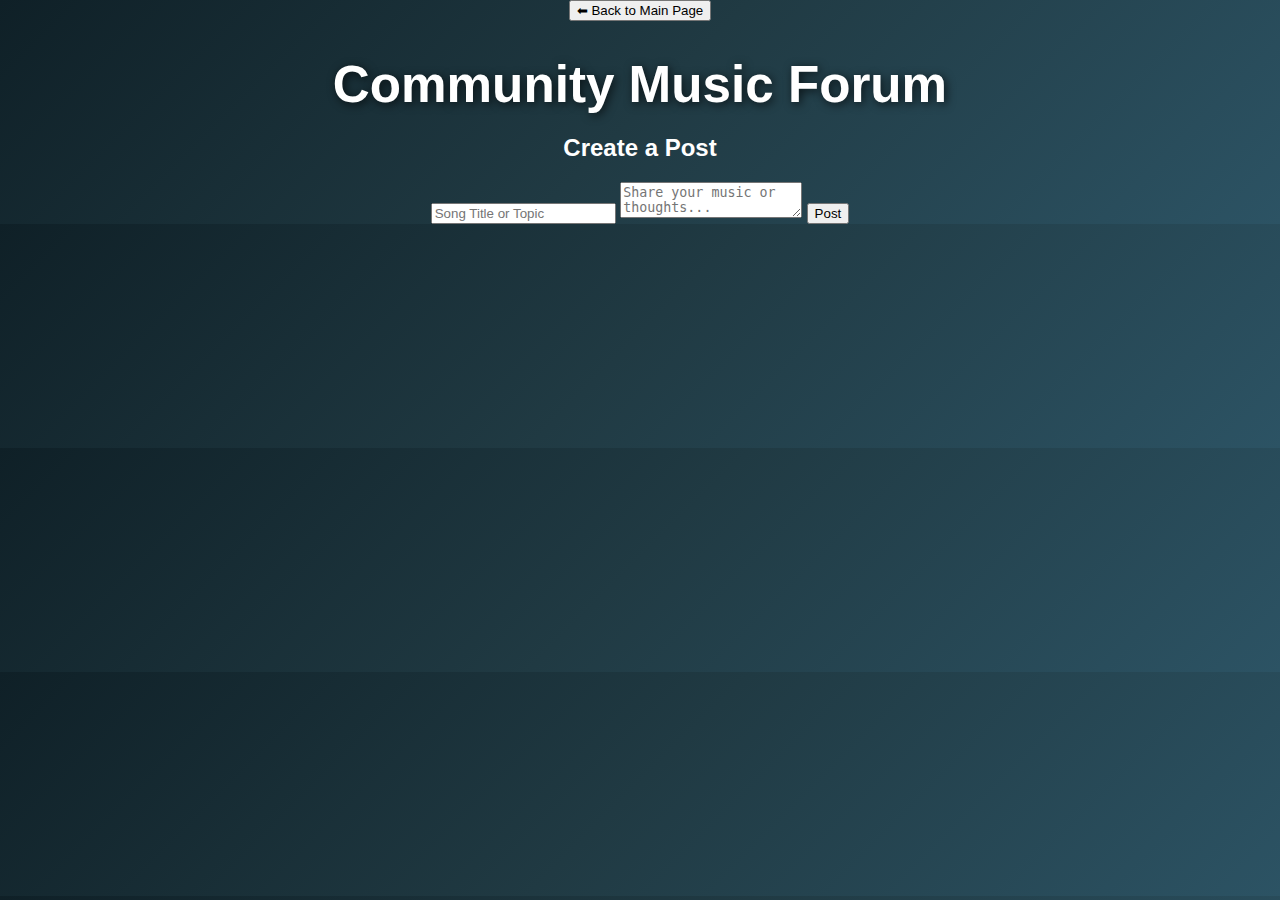
<file: forum.html>
<!DOCTYPE html>
<html>
<head>
    <title>Community Forum</title>
    <link rel="stylesheet" href="style.css">
</head>
<body>

<button onclick="window.location.href='index.html'" class="back-btn">⬅ Back to Main Page</button>

<h1>Community Music Forum</h1>

<div class="forum-post-box">
    <h2>Create a Post</h2>
    <input type="text" id="postTitle" placeholder="Song Title or Topic">
    <textarea id="postContent" placeholder="Share your music or thoughts..."></textarea>
    <button onclick="createPost()">Post</button>
</div>

<div id="postsContainer"></div>

<script>
function createPost() {
    let title = document.getElementById("postTitle").value.trim();
    let content = document.getElementById("postContent").value.trim();

    if (title === "" || content === "") return;

    let postDiv = document.createElement("div");
    postDiv.classList.add("forum-post");

    postDiv.innerHTML = `
        <h3>${title}</h3>
        <p>${content}</p>

        <div class="stars"></div>
        <p class="rating-text">No ratings yet</p>

        <textarea placeholder="Reply..."></textarea>
        <button onclick="addComment(this)">Reply</button>
        <div class="comments"></div>
    `;

    document.getElementById("postsContainer").prepend(postDiv);

    createStars(postDiv.querySelector(".stars"));

    document.getElementById("postTitle").value = "";
    document.getElementById("postContent").value = "";
}

function createStars(container) {
    for (let i = 1; i <= 5; i++) {
        let star = document.createElement("span");
        star.innerHTML = "★";
        star.classList.add("star");
        star.onclick = function () {
            let ratingText = container.parentElement.querySelector(".rating-text");
            ratingText.innerText = "Rating: " + i + " / 5";
            highlightStars(container, i);
        };
        container.appendChild(star);
    }
}

function highlightStars(container, rating) {
    let stars = container.querySelectorAll(".star");
    stars.forEach((star, index) => {
        star.style.color = index < rating ? "gold" : "gray";
    });
}

function addComment(button) {
    let textarea = button.previousElementSibling;
    let text = textarea.value.trim();
    if (text === "") return;

    let comment = document.createElement("p");
    comment.innerText = text;
    button.nextElementSibling.appendChild(comment);
    textarea.value = "";
}
</script>

</body>
</html>
</file>
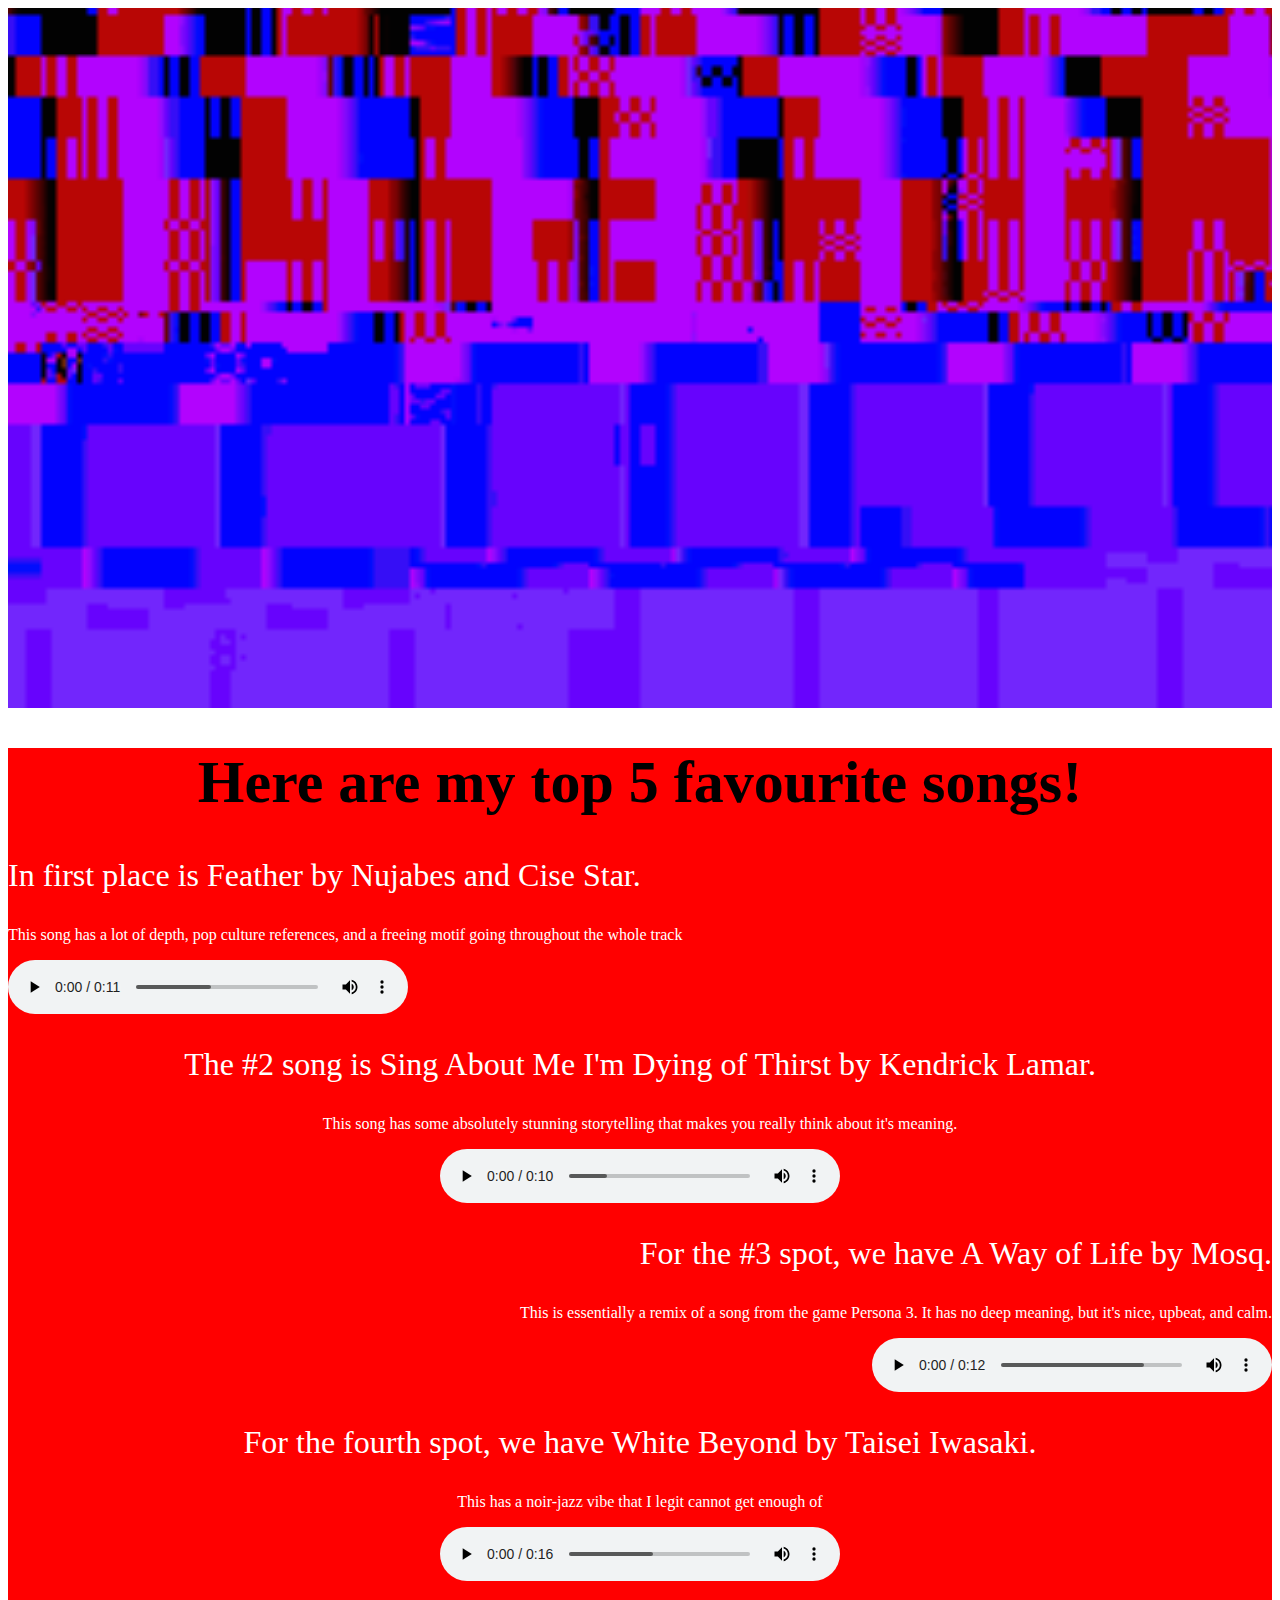
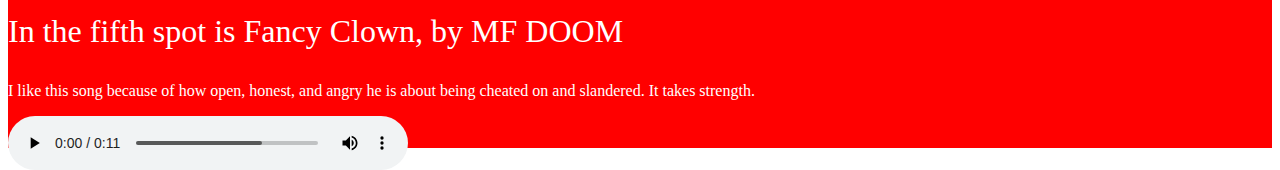
<file: john.html>
<!DOCTYPE html>
<html>
<head>
<meta name="viewport" content="width=device-width, initial-scale=1">
<style>
        .parallax {
            background-image: url("assets/Background.gif");
            min-height: 700px; 
            background-attachment: fixed;
            background-position: center;
            background-repeat: no-repeat;
            background-size: cover;
        }
        .title  {
            font-size: 60px;
            font-family: 'Comic Sans', serif;
            text-align: center;
            color: black;
        }
        .big-text-left {
            font-size: 32px;
            text-align: left;
            color: white;
        }
        .small-text-left {
            font-size: 16px;
            text-align: left;
            color: white;
        }
        .big-text-center {
            font-size: 32px;
            text-align: center;
            color: white;
        }
        .small-text-center {
            font-size: 16px;
            text-align: center;
            color: white;
        }
        .big-text-right {
            font-size: 32px;
            text-align: right;
            color: white;
        }
        .small-text-right {
            font-size: 16px;
            text-align: right;
            color: white;
        }
        .audio-container-center {
            display: flex;
            justify-content: center;
            gap: 20px;
            margin-top: 10px;
        }
        .audio-container-left {
            display: flex;
            justify-content: left;
            gap: 20px;
            margin-top: 10px;
        }
        .audio-container-right {
            display: flex;
            justify-content: right;
            gap: 20px;
            margin-top: 10px;
        }
        audio {
            width: 100%;  /* This can be customized based on desired size */
            max-width: 400px;  /* Max width for the audio player */
        }

</style>
</head>
<body>
<div class="parallax"></div>
<div style="height:1000px;background-color:red;font-size:36px">
<h1 class="title"> Here are my top 5 favourite songs! </h1>

        <p class="big-text-left"> In first place is Feather by Nujabes and Cise Star.</p>
            <p class="small-text-left"> This song has a lot of depth, pop culture references, and a freeing motif going throughout the whole track</p> 
        <div class="audio-container-left">
            <audio controls>
                <source src="assets/Feather.mp3" type="audio/mpeg">
                Your browser does not support the audio element.
            </audio>
        </div>
        <p class="big-text-center"> The #2 song is Sing About Me I'm Dying of Thirst by Kendrick Lamar.</p>
            <p class="small-text-center"> This song has some absolutely stunning storytelling that makes you really think about it's meaning.</p>
         <div class="audio-container-center">
            <audio controls>
                <source src="assets/Sing About Me.mp3" type="audio/mpeg">
                Your browser does not support the audio element.
            </audio>
        </div>
        <p class="big-text-right">For the #3 spot, we have A Way of Life by Mosq.</p>
            <p class="small-text-right"> This is essentially a remix of a song from the game Persona 3. It has no deep meaning, but it's nice, upbeat, and calm.</p>
         <div class="audio-container-right">
            <audio controls>
                <source src="assets/A Way of Life.mp3" type="audio/mpeg">
                Your browser does not support the audio element.
            </audio>
        </div>
        <p class="big-text-center">For the fourth spot, we have White Beyond by Taisei Iwasaki.</p>
            <p class="small-text-center">This has a noir-jazz vibe that I legit cannot get enough of</p>
       <div class="audio-container-center">
            <audio controls>
                <source src="assets/White Beyond.mp3" type="audio/mpeg">
                Your browser does not support the audio element.
            </audio>
        </div>
        <p class="big-text-left"> In the fifth spot is Fancy Clown, by MF DOOM</p>
            <p class="small-text-left"> I like this song because of how open, honest, and angry he is about being cheated on and slandered. It takes strength.</p> 
        <div class="audio-container-left">
            <audio controls>
                <source src="assets/Fancy Clown.mp3" type="audio/mpeg">
                Your browser does not support the audio element.
            </audio>
        </div>
</div>
</body>
</html>
<!-- This has some code from W3Schools, I tried attempting what was happening there for like 4 hours and failed every time. Credit where credit is due, I was having an extremely hard time with this.--!>
</file>
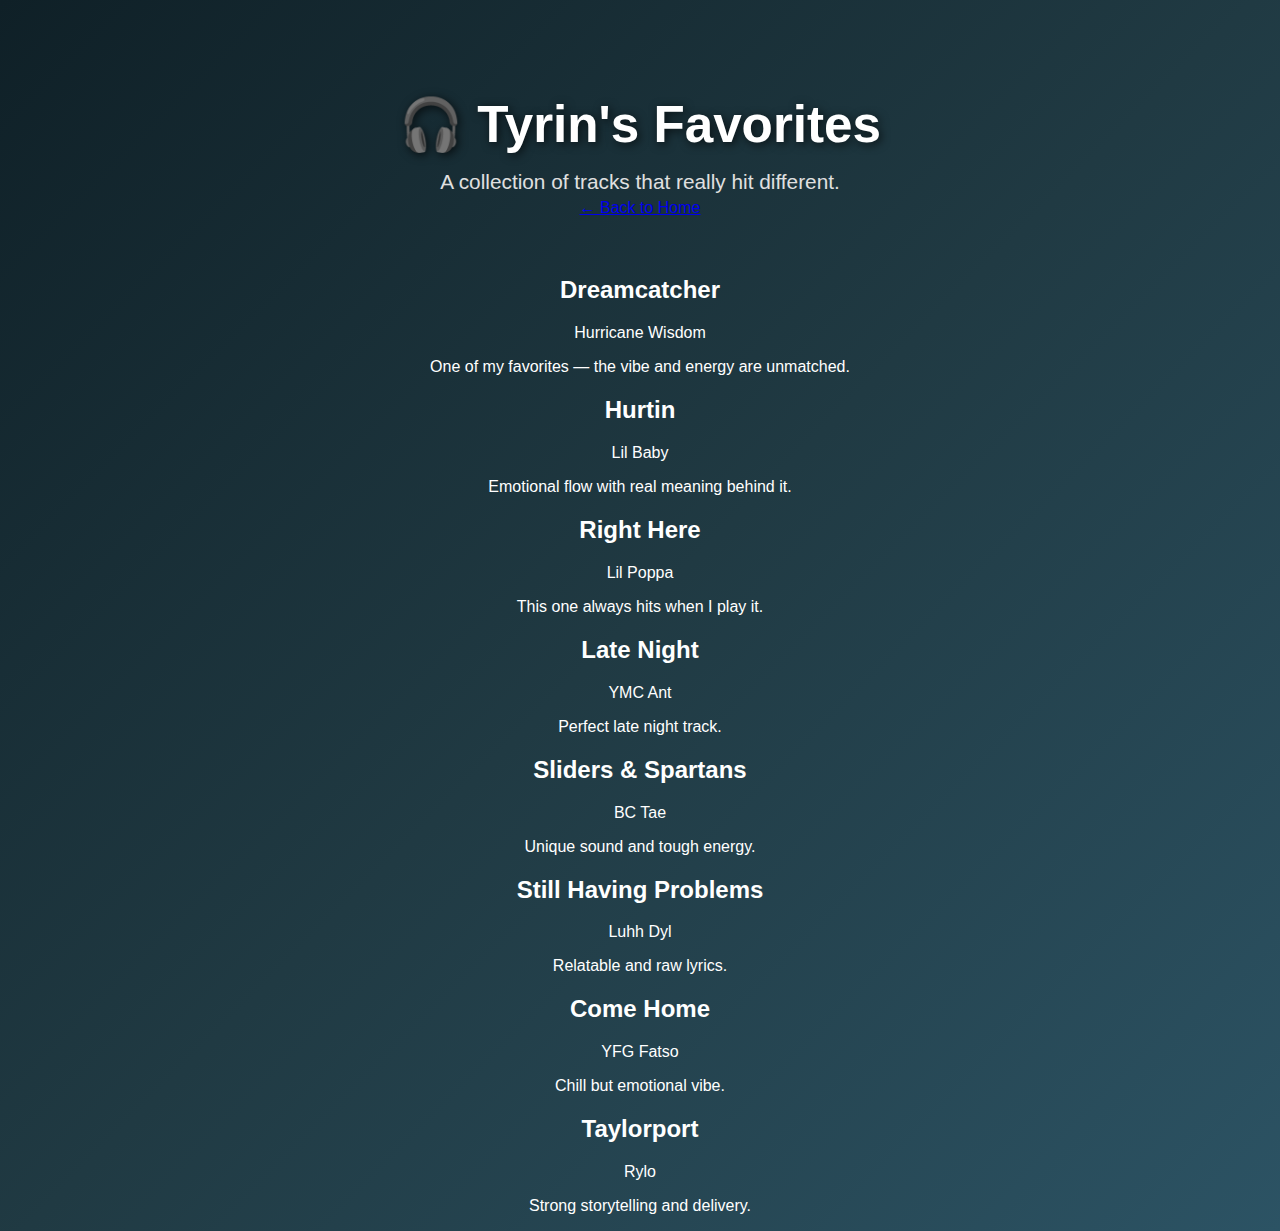
<file: tyrin.html>
<!DOCTYPE html>
<html lang="en">
<head>
    <meta charset="UTF-8">
    <title>Tyrin's Favorites</title>
    <link rel="stylesheet" href="style.css">
</head>
<body class="tyrin-page">

    <header class="tyrin-header">
        <h1>🎧 Tyrin's Favorites</h1>
        <p>A collection of tracks that really hit different.</p>
        <a href="index.html" class="back-btn">← Back to Home</a>
    </header>

    <main class="songs-container">

        <div class="song-card">
            <h2>Dreamcatcher</h2>
            <span class="artist">Hurricane Wisdom</span>
            <p>One of my favorites — the vibe and energy are unmatched.</p>
        </div>

        <div class="song-card">
            <h2>Hurtin</h2>
            <span class="artist">Lil Baby</span>
            <p>Emotional flow with real meaning behind it.</p>
        </div>

        <div class="song-card">
            <h2>Right Here</h2>
            <span class="artist">Lil Poppa</span>
            <p>This one always hits when I play it.</p>
        </div>

        <div class="song-card">
            <h2>Late Night</h2>
            <span class="artist">YMC Ant</span>
            <p>Perfect late night track.</p>
        </div>

        <div class="song-card">
            <h2>Sliders & Spartans</h2>
            <span class="artist">BC Tae</span>
            <p>Unique sound and tough energy.</p>
        </div>

        <div class="song-card">
            <h2>Still Having Problems</h2>
            <span class="artist">Luhh Dyl</span>
            <p>Relatable and raw lyrics.</p>
        </div>

        <div class="song-card">
            <h2>Come Home</h2>
            <span class="artist">YFG Fatso</span>
            <p>Chill but emotional vibe.</p>
        </div>

        <div class="song-card">
            <h2>Taylorport</h2>
            <span class="artist">Rylo</span>
            <p>Strong storytelling and delivery.</p>
        </div>

    </main>

</body>
</html>
</file>
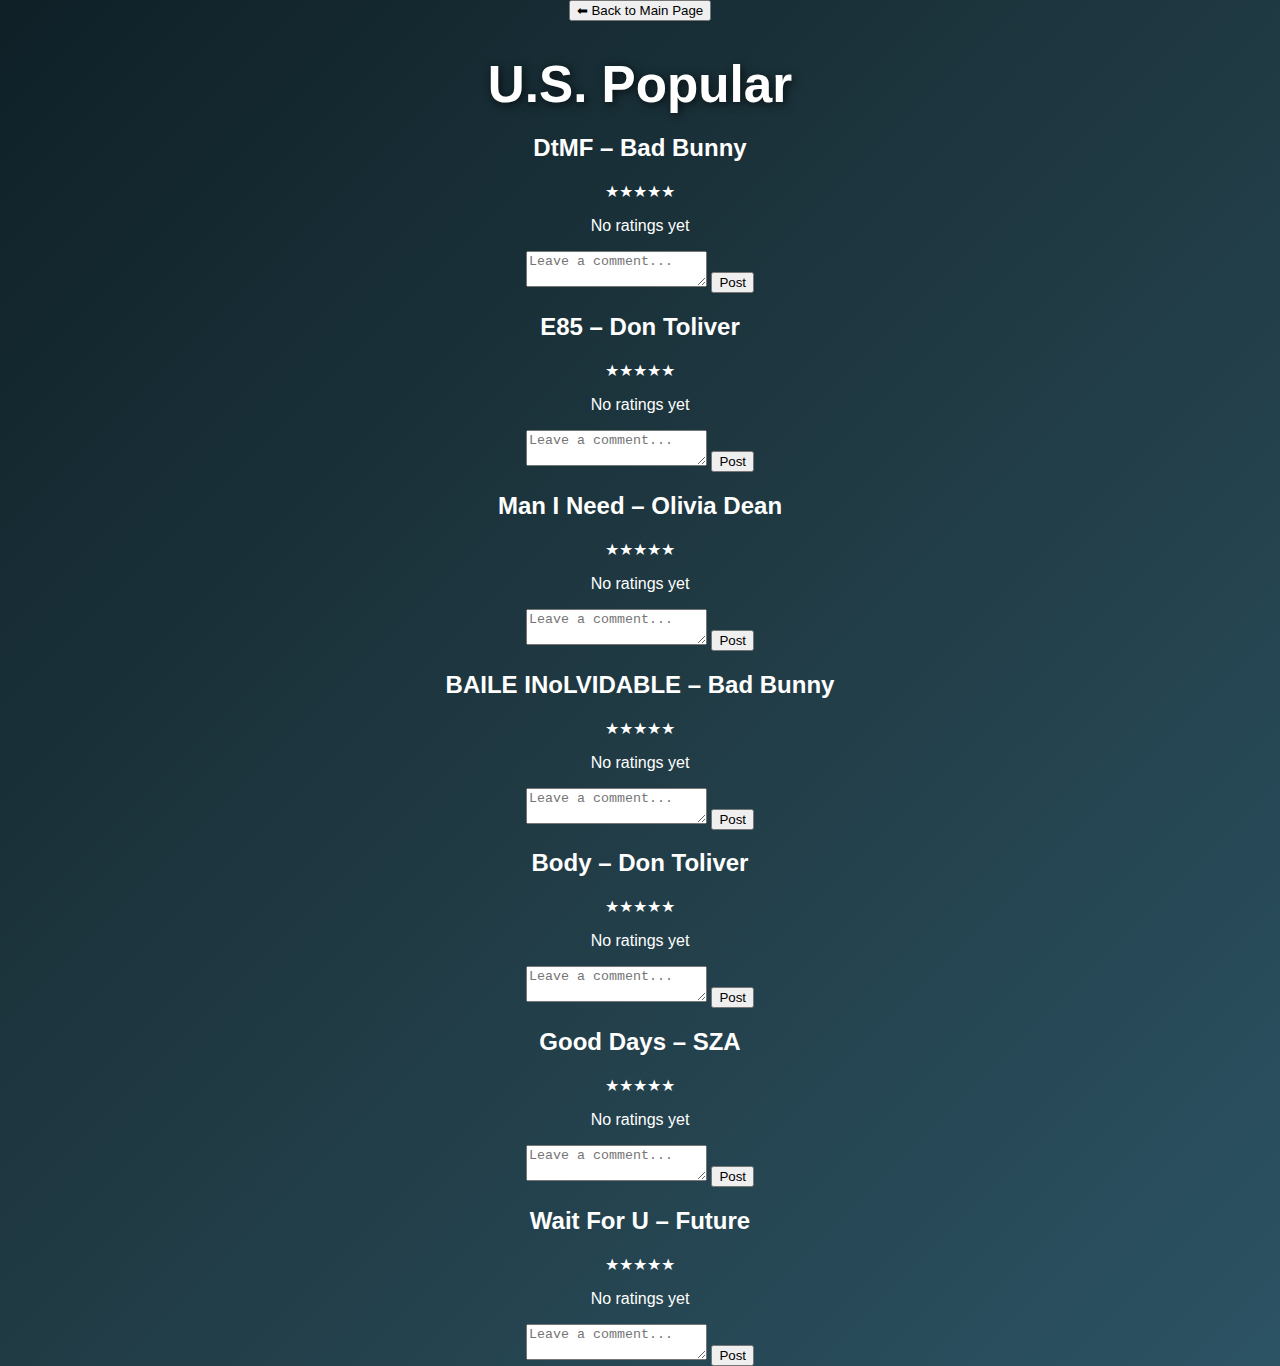
<file: us-popular.html>
<!DOCTYPE html>
<html>
<head>
    <title> U.S. Popular </title>
    <link rel="stylesheet" href="style.css">
</head>
<body>

    <button onclick="window.location.href='index.html'" class="back-btn">⬅ Back to Main Page</button>

    <h1>U.S. Popular </h1>

    <div class="songs-container">

        <div class="song-card">
            <h2>DtMF – Bad Bunny</h2>
            <div class="stars"></div>
            <p class="rating-text">No ratings yet</p>
            <textarea placeholder="Leave a comment..."></textarea>
            <button onclick="addComment(this)">Post</button>
            <div class="comments"></div>
        </div>

        <div class="song-card">
            <h2>E85 – Don Toliver</h2>
            <div class="stars"></div>
            <p class="rating-text">No ratings yet</p>
            <textarea placeholder="Leave a comment..."></textarea>
            <button onclick="addComment(this)">Post</button>
            <div class="comments"></div>
        </div>

        <div class="song-card">
            <h2>Man I Need – Olivia Dean</h2>
            <div class="stars"></div>
            <p class="rating-text">No ratings yet</p>
            <textarea placeholder="Leave a comment..."></textarea>
            <button onclick="addComment(this)">Post</button>
            <div class="comments"></div>
        </div>

        <div class="song-card">
            <h2>BAILE INoLVIDABLE – Bad Bunny</h2>
            <div class="stars"></div>
            <p class="rating-text">No ratings yet</p>
            <textarea placeholder="Leave a comment..."></textarea>
            <button onclick="addComment(this)">Post</button>
            <div class="comments"></div>
        </div>

        <div class="song-card">
            <h2>Body – Don Toliver</h2>
            <div class="stars"></div>
            <p class="rating-text">No ratings yet</p>
            <textarea placeholder="Leave a comment..."></textarea>
            <button onclick="addComment(this)">Post</button>
            <div class="comments"></div>
        </div>

        <div class="song-card">
            <h2>Good Days – SZA</h2>
            <div class="stars"></div>
            <p class="rating-text">No ratings yet</p>
            <textarea placeholder="Leave a comment..."></textarea>
            <button onclick="addComment(this)">Post</button>
            <div class="comments"></div>
        </div>

        <div class="song-card">
            <h2>Wait For U – Future</h2>
            <div class="stars"></div>
            <p class="rating-text">No ratings yet</p>
            <textarea placeholder="Leave a comment..."></textarea>
            <button onclick="addComment(this)">Post</button>
            <div class="comments"></div>
        </div>

    </div>

<script>
    // Create 5 stars
    document.querySelectorAll(".stars").forEach(container => {
        for (let i = 1; i <= 5; i++) {
            let star = document.createElement("span");
            star.innerHTML = "★";
            star.classList.add("star");
            star.onclick = function () {
                let ratingText = container.parentElement.querySelector(".rating-text");
                ratingText.innerText = "Rating: " + i + " / 5";
                highlightStars(container, i);
            };
            container.appendChild(star);
        }
    });

    function highlightStars(container, rating) {
        let stars = container.querySelectorAll(".star");
        stars.forEach((star, index) => {
            star.style.color = index < rating ? "gold" : "gray";
        });
    }

    function addComment(button) {
        let textarea = button.previousElementSibling;
        let commentText = textarea.value.trim();
        if (commentText === "") return;

        let comment = document.createElement("p");
        comment.innerText = commentText;
        button.nextElementSibling.appendChild(comment);
        textarea.value = "";
    }
</script>

</body>
</html>
</file>
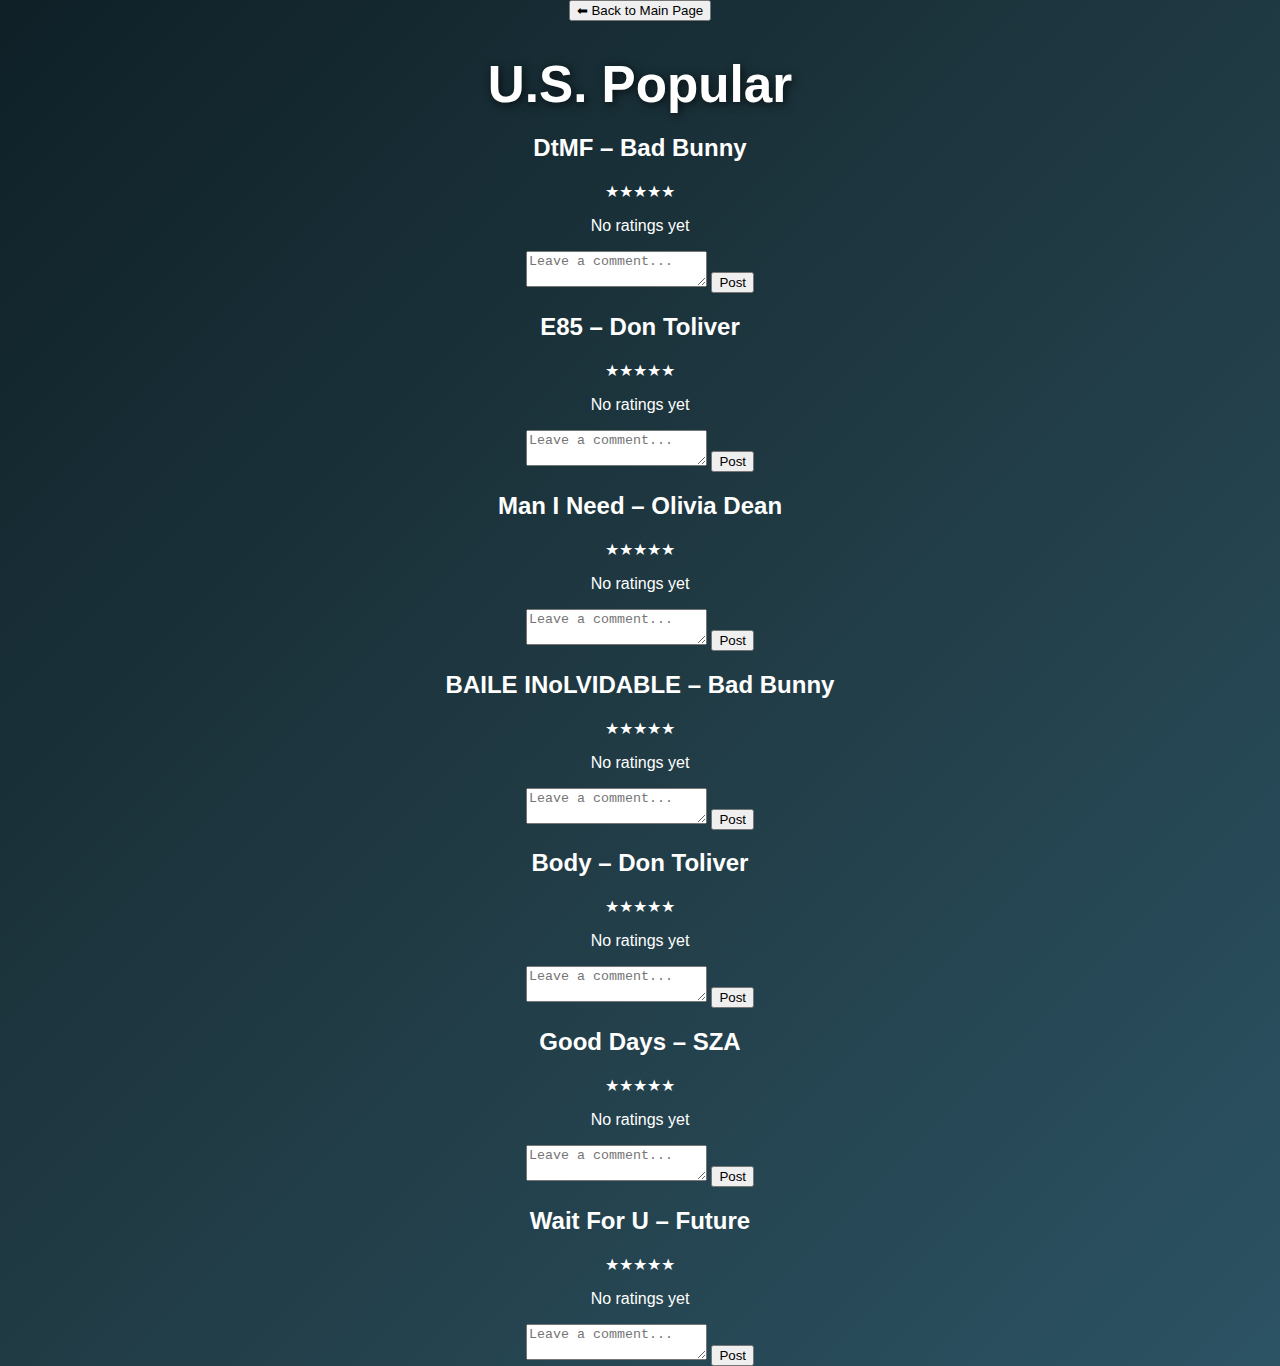
<file: uspopular.html>
<!DOCTYPE html>
<html>
<head>
    <title>U.S. Popular </title>
    <link rel="stylesheet" href="style.css">
</head>
<body>

    <button onclick="window.location.href='index.html'" class="back-btn">⬅ Back to Main Page</button>

    <h1>U.S. Popular </h1>

    <div class="songs-container">

        <div class="song-card">
            <h2>DtMF – Bad Bunny</h2>
            <div class="stars"></div>
            <p class="rating-text">No ratings yet</p>
            <textarea placeholder="Leave a comment..."></textarea>
            <button onclick="addComment(this)">Post</button>
            <div class="comments"></div>
        </div>

        <div class="song-card">
            <h2>E85 – Don Toliver</h2>
            <div class="stars"></div>
            <p class="rating-text">No ratings yet</p>
            <textarea placeholder="Leave a comment..."></textarea>
            <button onclick="addComment(this)">Post</button>
            <div class="comments"></div>
        </div>

        <div class="song-card">
            <h2>Man I Need – Olivia Dean</h2>
            <div class="stars"></div>
            <p class="rating-text">No ratings yet</p>
            <textarea placeholder="Leave a comment..."></textarea>
            <button onclick="addComment(this)">Post</button>
            <div class="comments"></div>
        </div>

        <div class="song-card">
            <h2>BAILE INoLVIDABLE – Bad Bunny</h2>
            <div class="stars"></div>
            <p class="rating-text">No ratings yet</p>
            <textarea placeholder="Leave a comment..."></textarea>
            <button onclick="addComment(this)">Post</button>
            <div class="comments"></div>
        </div>

        <div class="song-card">
            <h2>Body – Don Toliver</h2>
            <div class="stars"></div>
            <p class="rating-text">No ratings yet</p>
            <textarea placeholder="Leave a comment..."></textarea>
            <button onclick="addComment(this)">Post</button>
            <div class="comments"></div>
        </div>

        <div class="song-card">
            <h2>Good Days – SZA</h2>
            <div class="stars"></div>
            <p class="rating-text">No ratings yet</p>
            <textarea placeholder="Leave a comment..."></textarea>
            <button onclick="addComment(this)">Post</button>
            <div class="comments"></div>
        </div>

        <div class="song-card">
            <h2>Wait For U – Future</h2>
            <div class="stars"></div>
            <p class="rating-text">No ratings yet</p>
            <textarea placeholder="Leave a comment..."></textarea>
            <button onclick="addComment(this)">Post</button>
            <div class="comments"></div>
        </div>

    </div>

<script>
    // Create 5 stars
    document.querySelectorAll(".stars").forEach(container => {
        for (let i = 1; i <= 5; i++) {
            let star = document.createElement("span");
            star.innerHTML = "★";
            star.classList.add("star");
            star.onclick = function () {
                let ratingText = container.parentElement.querySelector(".rating-text");
                ratingText.innerText = "Rating: " + i + " / 5";
                highlightStars(container, i);
            };
            container.appendChild(star);
        }
    });

    function highlightStars(container, rating) {
        let stars = container.querySelectorAll(".star");
        stars.forEach((star, index) => {
            star.style.color = index < rating ? "gold" : "gray";
        });
    }

    function addComment(button) {
        let textarea = button.previousElementSibling;
        let commentText = textarea.value.trim();
        if (commentText === "") return;

        let comment = document.createElement("p");
        comment.innerText = commentText;
        button.nextElementSibling.appendChild(comment);
        textarea.value = "";
    }
</script>

</body>
</html>
</file>
<file: style.css>
/* =========================
   General Page Styles
========================= */
body {
    margin: 0;
    padding: 0;
    font-family: 'Poppins', 'Segoe UI', Tahoma, Geneva, Verdana, sans-serif;
    background: linear-gradient(135deg, #0f2027, #203a43, #2c5364); /* stylish gradient */
    color: #fff;
    text-align: center;
}

/* =========================
   Header
========================= */
header {
    padding: 60px 20px 40px 20px;
}

h1 {
    font-size: 3.2em;
    margin-bottom: 10px;
    font-weight: 700;
    text-shadow: 2px 2px 10px rgba(0,0,0,0.7);
}

header p {
    font-size: 1.3em;
    max-width: 700px;
    margin: 0 auto;
    line-height: 1.6em;
    color: #e0e0e0;
}

/* =========================
   Card Container
========================= */
.card-container {
    display: flex;
    justify-content: center;
    flex-wrap: wrap;
    gap: 40px;
    padding: 40px 20px 60px 20px;
}

/* =========================
   Music Cards (Glass Effect)
========================= */
.music-card {
    background: rgba(255, 255, 255, 0.1); /* translucent glass effect */
    backdrop-filter: blur(10px);
    border-radius: 25px;
    width: 260px;
    padding: 30px 20px;
    text-decoration: none;
    color: #fff;
    transition: transform 0.35s ease, box-shadow 0.35s ease;
    border: 1px solid rgba(255, 255, 255, 0.2);
}

.music-card:hover {
    transform: translateY(-12px) scale(1.03);
    box-shadow: 0 20px 35px rgba(0,0,0,0.5);
    background: rgba(255, 255, 255, 0.15);
}

.music-card h2 {
    margin: 20px 0 10px 0;
    font-size: 1.6em;
    font-weight: 600;
    color: #fff;
}

.music-card p {
    font-size: 1em;
    line-height: 1.5em;
    color: #dcdcdc;
}

/* =========================
   Icons on Cards
========================= */
.card-icon {
    font-size: 3.5em;
    text-shadow: 1px 1px 5px rgba(0,0,0,0.7);
}

/* =========================
   Footer (optional)
========================= */
footer {
    padding: 20px;
    font-size: 0.9em;
    color: #aaa;
}

/* =========================
   Responsive Design
========================= */
@media (max-width: 900px) {
    .card-container {
        gap: 25px;
    }
}

@media (max-width: 768px) {
    .card-container {
        flex-direction: column;
        align-items: center;
    }
}
</file>
